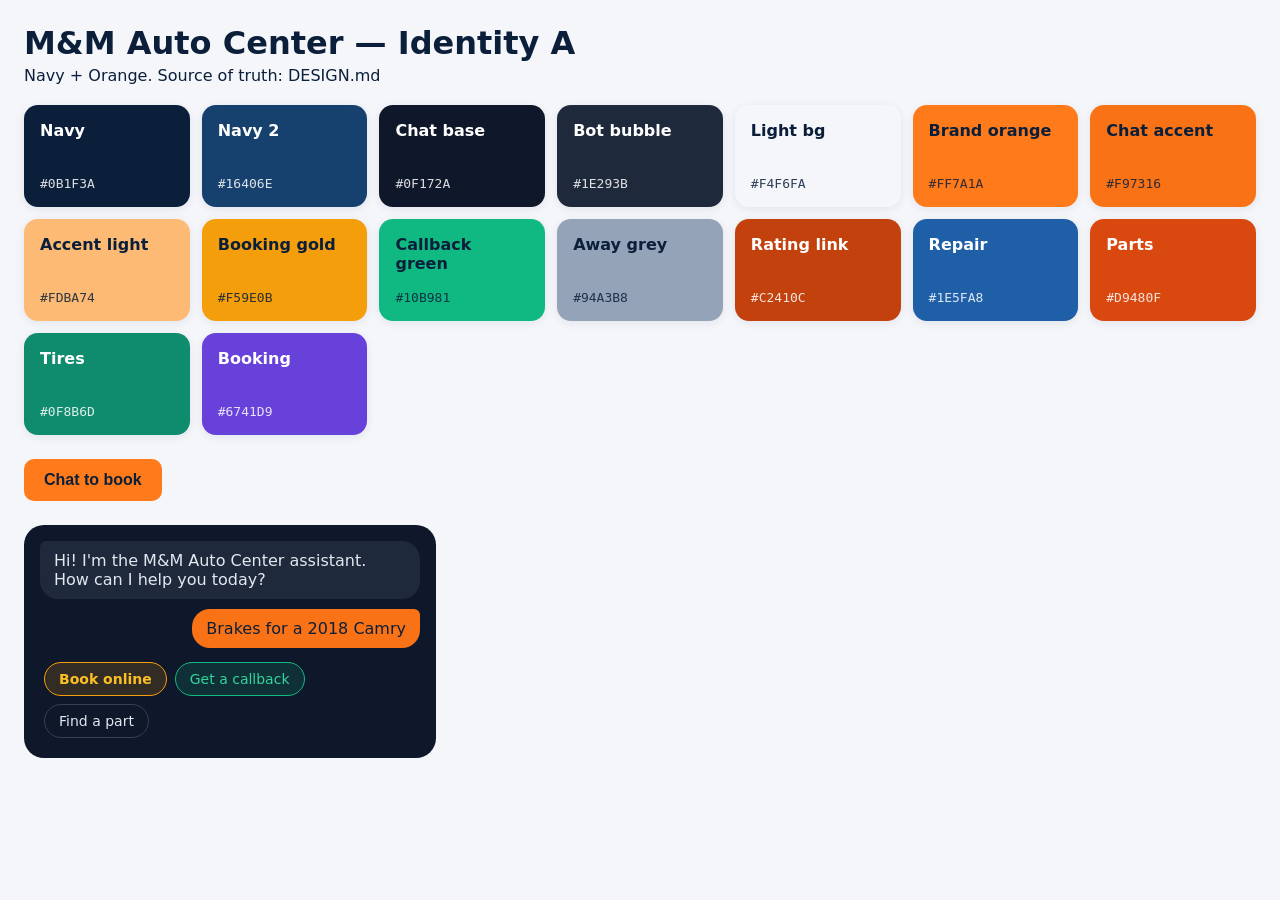
<file: preview.html>
<!DOCTYPE html><html lang="en"><head><meta charset="utf-8"><meta name="viewport" content="width=device-width,initial-scale=1"><title>M&amp;M Auto Center — Design tokens</title>
<style>body{font-family:system-ui,"Segoe UI",Tahoma,Arial,sans-serif;background:#F4F6FA;color:#0B1F3A;margin:0;padding:24px}h1{margin:0 0 4px}p{margin:0 0 20px}
.g{display:grid;grid-template-columns:repeat(auto-fill,minmax(150px,1fr));gap:12px}.s{border-radius:14px;padding:16px;min-height:70px;display:flex;flex-direction:column;justify-content:space-between;box-shadow:0 2px 10px #0b1f3a14}.s span{font-family:monospace;opacity:.85}
.row{display:flex;flex-wrap:wrap;gap:12px;margin:24px 0}.btn{background:#FF7A1A;color:#0B1F3A;border:0;border-radius:10px;padding:12px 20px;font-weight:700;font-size:16px}
.chat{background:#0F172A;border-radius:20px;padding:16px;max-width:380px;color:#E2E8F0}.b{background:#1E293B;border-radius:18px;border-top-left-radius:6px;padding:10px 14px;margin-bottom:10px}.u{background:#F97316;color:#0B1F3A;border-radius:18px;border-top-right-radius:6px;padding:10px 14px;margin:0 0 10px auto;width:max-content}
.chip{display:inline-block;border:1px solid #334155;border-radius:999px;padding:8px 14px;margin:4px;font-size:14px}.gold{background:#F59E0B26;border-color:#F59E0B;color:#FBBF24;font-weight:600}.green{background:#10B98126;border-color:#10B981;color:#34D399}</style></head><body>
<h1>M&amp;M Auto Center — Identity A</h1><p>Navy + Orange. Source of truth: DESIGN.md</p><div class="g"><div class="s" style="background:#0B1F3A;color:#fff"><b>Navy</b><span>#0B1F3A</span></div><div class="s" style="background:#16406E;color:#fff"><b>Navy 2</b><span>#16406E</span></div><div class="s" style="background:#0F172A;color:#fff"><b>Chat base</b><span>#0F172A</span></div><div class="s" style="background:#1E293B;color:#fff"><b>Bot bubble</b><span>#1E293B</span></div><div class="s" style="background:#F4F6FA;color:#0B1F3A"><b>Light bg</b><span>#F4F6FA</span></div><div class="s" style="background:#FF7A1A;color:#0B1F3A"><b>Brand orange</b><span>#FF7A1A</span></div><div class="s" style="background:#F97316;color:#0B1F3A"><b>Chat accent</b><span>#F97316</span></div><div class="s" style="background:#FDBA74;color:#0B1F3A"><b>Accent light</b><span>#FDBA74</span></div><div class="s" style="background:#F59E0B;color:#0B1F3A"><b>Booking gold</b><span>#F59E0B</span></div><div class="s" style="background:#10B981;color:#0B1F3A"><b>Callback green</b><span>#10B981</span></div><div class="s" style="background:#94A3B8;color:#0B1F3A"><b>Away grey</b><span>#94A3B8</span></div><div class="s" style="background:#C2410C;color:#fff"><b>Rating link</b><span>#C2410C</span></div><div class="s" style="background:#1E5FA8;color:#fff"><b>Repair</b><span>#1E5FA8</span></div><div class="s" style="background:#D9480F;color:#fff"><b>Parts</b><span>#D9480F</span></div><div class="s" style="background:#0F8B6D;color:#fff"><b>Tires</b><span>#0F8B6D</span></div><div class="s" style="background:#6741D9;color:#fff"><b>Booking</b><span>#6741D9</span></div></div>
<div class="row"><button class="btn">Chat to book</button></div>
<div class="chat"><div class="b">Hi! I'm the M&amp;M Auto Center assistant. How can I help you today?</div><div class="u">Brakes for a 2018 Camry</div><span class="chip gold">Book online</span><span class="chip green">Get a callback</span><span class="chip">Find a part</span></div>
</body></html>
</file>
